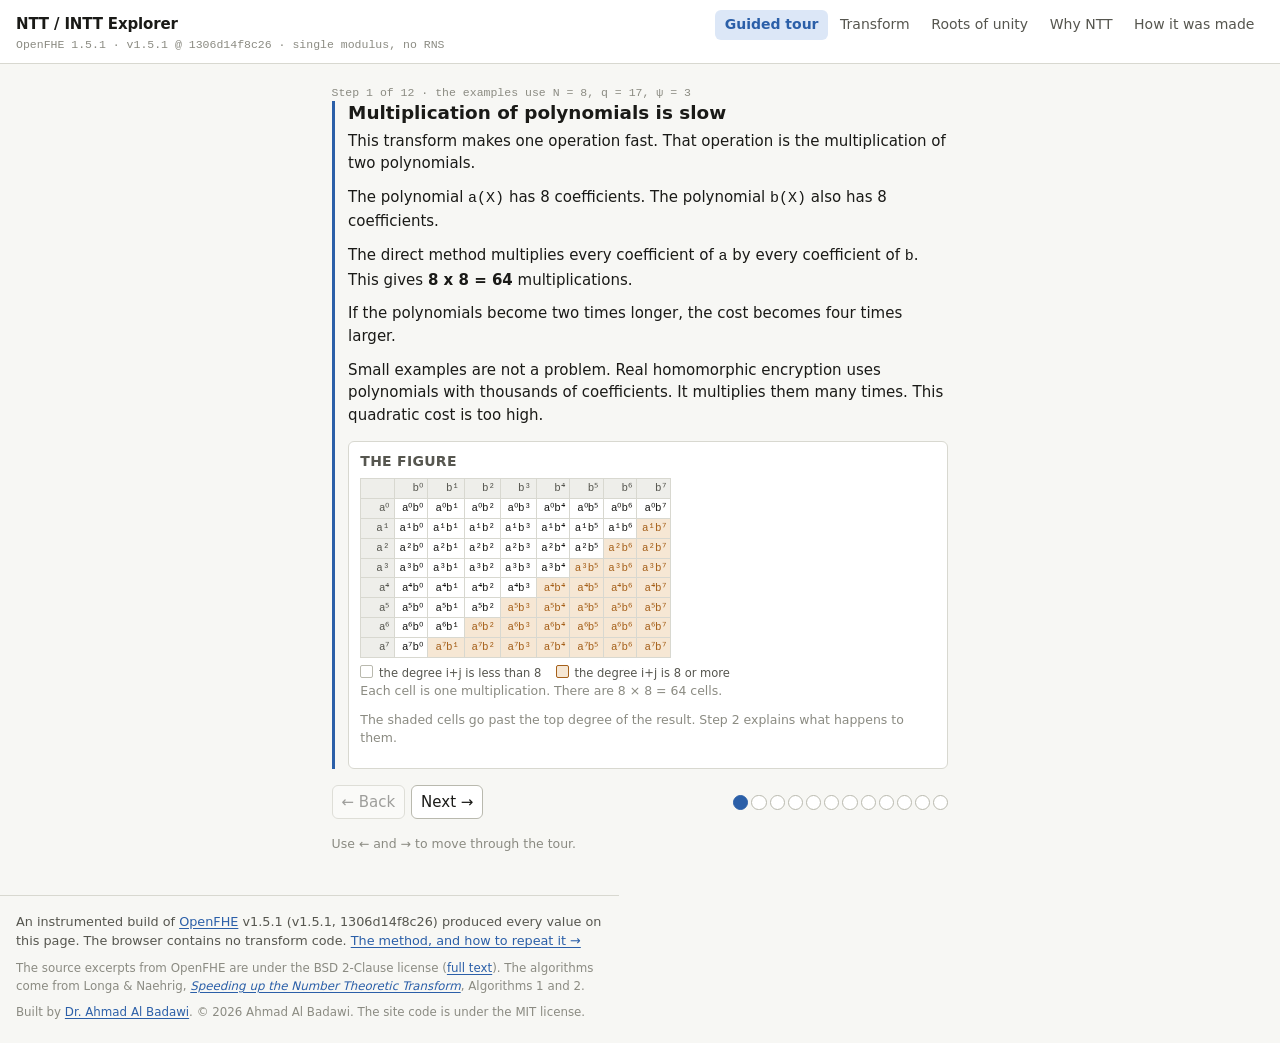
<file: docs/index.html>
<!DOCTYPE html>
<html lang="en">
<head>
<meta charset="utf-8">
<meta name="viewport" content="width=device-width, initial-scale=1">
<link rel="icon" href="data:image/svg+xml,<svg xmlns='http://www.w3.org/2000/svg' viewBox='0 0 32 32'><rect width='32' height='32' rx='6' fill='%232b5fa8'/><g stroke='white' stroke-width='2.6' fill='none' stroke-linecap='round'><path d='M8 9h3l10 14h3'/><path d='M8 23h3l10-14h3'/></g></svg>">
<title>NTT / INTT Explorer</title>
<meta name="description" content="See the Number Theoretic Transform one butterfly at a time, exactly as OpenFHE calculates it.">
<link rel="stylesheet" href="css/base.css?v=5a0df6d6d6">
<link rel="stylesheet" href="css/layout.css?v=5a0df6d6d6">
<link rel="stylesheet" href="css/panels.css?v=5a0df6d6d6">
<!-- BEGIN generated by tools/11_stamp_assets.py -->
<script type="importmap">
{
 "imports": {
  "./js/dom.js": "./js/dom.js?v=5a0df6d6d6",
  "./js/fmt.js": "./js/fmt.js?v=5a0df6d6d6",
  "./js/main.js": "./js/main.js?v=5a0df6d6d6",
  "./js/player.js": "./js/player.js?v=5a0df6d6d6",
  "./js/replay.js": "./js/replay.js?v=5a0df6d6d6",
  "./js/routes/about.js": "./js/routes/about.js?v=5a0df6d6d6",
  "./js/routes/convolution.js": "./js/routes/convolution.js?v=5a0df6d6d6",
  "./js/routes/roots.js": "./js/routes/roots.js?v=5a0df6d6d6",
  "./js/routes/tour.js": "./js/routes/tour.js?v=5a0df6d6d6",
  "./js/routes/transform.js": "./js/routes/transform.js?v=5a0df6d6d6",
  "./js/store.js": "./js/store.js?v=5a0df6d6d6",
  "./js/traceLoader.js": "./js/traceLoader.js?v=5a0df6d6d6",
  "./js/views/arrayView.js": "./js/views/arrayView.js?v=5a0df6d6d6",
  "./js/views/butterflyView.js": "./js/views/butterflyView.js?v=5a0df6d6d6",
  "./js/views/codePanel.js": "./js/views/codePanel.js?v=5a0df6d6d6",
  "./js/views/configPanel.js": "./js/views/configPanel.js?v=5a0df6d6d6",
  "./js/views/mathBox.js": "./js/views/mathBox.js?v=5a0df6d6d6",
  "./js/views/timeline.js": "./js/views/timeline.js?v=5a0df6d6d6",
  "./js/views/twiddleTable.js": "./js/views/twiddleTable.js?v=5a0df6d6d6"
 }
}
</script>
<!-- END generated by tools/11_stamp_assets.py -->
</head>
<body>
<a class="skip-link" href="#main">Skip to main content</a>

<header class="topbar">
  <div class="topbar-id">
    <span class="topbar-title">NTT&nbsp;/&nbsp;INTT&nbsp;Explorer</span>
    <span class="topbar-sub" id="topbar-sub">loading&hellip;</span>
  </div>
  <nav class="topbar-nav" aria-label="Views">
    <a href="#/tour"        data-route="tour">Guided tour</a>
    <a href="#/transform"   data-route="transform">Transform</a>
    <a href="#/roots"       data-route="roots">Roots of unity</a>
    <a href="#/convolution" data-route="convolution">Why NTT</a>
    <a href="#/about"       data-route="about">How it was made</a>
  </nav>
</header>

<main id="main" tabindex="-1">
  <p class="boot">Loading traces&hellip;</p>
</main>

<div class="sr-only" id="live" aria-live="polite" aria-atomic="true"></div>

<footer class="sitefoot">
  <p>
    An instrumented build of
    <a href="https://github.com/openfheorg/openfhe-development" rel="noopener">OpenFHE</a>
    <span id="foot-version"></span> produced every value on this page. The browser
    contains no transform code. <a href="#/about">The method, and how to repeat it &rarr;</a>
  </p>
  <p class="fineprint">
    The source excerpts from OpenFHE are under the BSD&nbsp;2-Clause license
    (<a href="data/source/LICENSE-OpenFHE.txt">full text</a>). The algorithms come from
    Longa&nbsp;&amp;&nbsp;Naehrig, <a href="https://eprint.iacr.org/2016/504" rel="noopener"><em>Speeding up the
    Number Theoretic Transform</em></a>, Algorithms&nbsp;1 and&nbsp;2.
  </p>
  <p class="fineprint">
    Built by <a href="https://www.ahmadalbadawi.com" rel="noopener">Dr.&nbsp;Ahmad&nbsp;Al&nbsp;Badawi</a>.
    &copy;&nbsp;2026 Ahmad Al Badawi. The site code is under the MIT license.
  </p>
</footer>

<script type="module" src="js/main.js?v=5a0df6d6d6"></script>
</body>
</html>
</file>
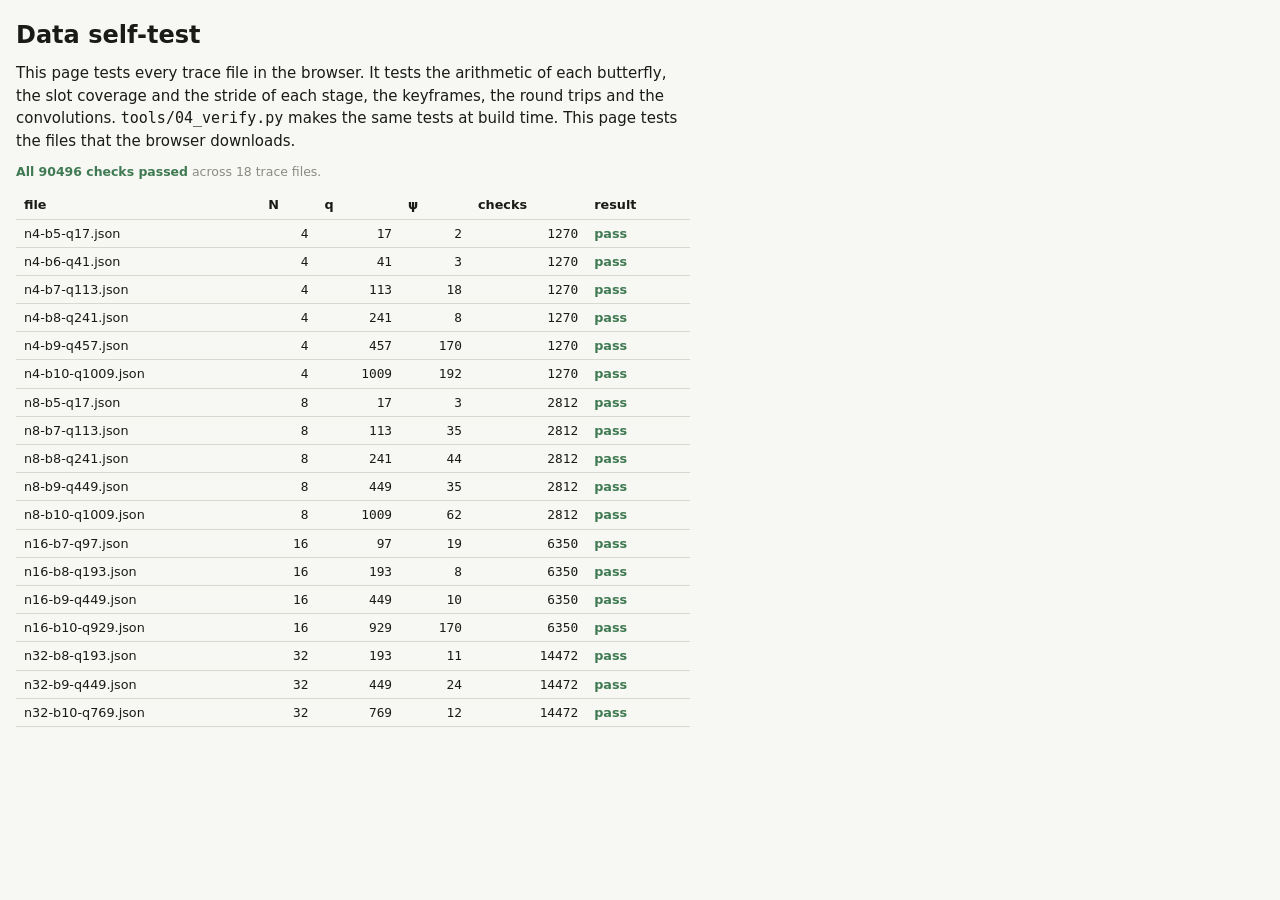
<file: docs/selftest.html>
<!DOCTYPE html>
<html lang="en">
<head>
<meta charset="utf-8">
<meta name="viewport" content="width=device-width, initial-scale=1">
<link rel="icon" href="data:image/svg+xml,<svg xmlns='http://www.w3.org/2000/svg' viewBox='0 0 32 32'><rect width='32' height='32' rx='6' fill='%232b5fa8'/><g stroke='white' stroke-width='2.6' fill='none' stroke-linecap='round'><path d='M8 9h3l10 14h3'/><path d='M8 23h3l10-14h3'/></g></svg>">
<title>NTT Explorer — data self-test</title>
<link rel="stylesheet" href="css/base.css?v=5a0df6d6d6">
<link rel="stylesheet" href="css/layout.css?v=5a0df6d6d6">
<link rel="stylesheet" href="css/panels.css?v=5a0df6d6d6">
<style>
  .rt { border-collapse: collapse; font-size: .8rem; width: 100%; max-width: 60rem; }
  .rt th, .rt td { border-bottom: 1px solid var(--rule); padding: .25rem .5rem; text-align: left; }
  .rt td.n { font-family: var(--mono); text-align: right; }
  .ok   { color: var(--settled); font-weight: 700; }
  .bad  { color: var(--warn); font-weight: 700; }
  #fails { font-family: var(--mono); font-size: .74rem; white-space: pre-wrap; color: var(--warn); }
</style>
<!-- BEGIN generated by tools/11_stamp_assets.py -->
<script type="importmap">
{
 "imports": {
  "./js/dom.js": "./js/dom.js?v=5a0df6d6d6",
  "./js/fmt.js": "./js/fmt.js?v=5a0df6d6d6",
  "./js/main.js": "./js/main.js?v=5a0df6d6d6",
  "./js/player.js": "./js/player.js?v=5a0df6d6d6",
  "./js/replay.js": "./js/replay.js?v=5a0df6d6d6",
  "./js/routes/about.js": "./js/routes/about.js?v=5a0df6d6d6",
  "./js/routes/convolution.js": "./js/routes/convolution.js?v=5a0df6d6d6",
  "./js/routes/roots.js": "./js/routes/roots.js?v=5a0df6d6d6",
  "./js/routes/tour.js": "./js/routes/tour.js?v=5a0df6d6d6",
  "./js/routes/transform.js": "./js/routes/transform.js?v=5a0df6d6d6",
  "./js/store.js": "./js/store.js?v=5a0df6d6d6",
  "./js/traceLoader.js": "./js/traceLoader.js?v=5a0df6d6d6",
  "./js/views/arrayView.js": "./js/views/arrayView.js?v=5a0df6d6d6",
  "./js/views/butterflyView.js": "./js/views/butterflyView.js?v=5a0df6d6d6",
  "./js/views/codePanel.js": "./js/views/codePanel.js?v=5a0df6d6d6",
  "./js/views/configPanel.js": "./js/views/configPanel.js?v=5a0df6d6d6",
  "./js/views/mathBox.js": "./js/views/mathBox.js?v=5a0df6d6d6",
  "./js/views/timeline.js": "./js/views/timeline.js?v=5a0df6d6d6",
  "./js/views/twiddleTable.js": "./js/views/twiddleTable.js?v=5a0df6d6d6"
 }
}
</script>
<!-- END generated by tools/11_stamp_assets.py -->
</head>
<body>
<div class="route-prose">
  <h1>Data self-test</h1>
  <p>This page tests every trace file in the browser. It tests the arithmetic of each
  butterfly, the slot coverage and the stride of each stage, the keyframes, the round
  trips and the convolutions. <code>tools/04_verify.py</code> makes the same tests at
  build time. This page tests the files that the browser downloads.</p>
  <p id="summary" class="hint">Running&hellip;</p>
  <div id="fails"></div>
  <table class="rt"><thead><tr>
    <th>file</th><th>N</th><th>q</th><th>ψ</th>
    <th class="n">checks</th><th>result</th>
  </tr></thead><tbody id="rows"></tbody></table>
</div>
<script type="module">
import { brev } from './js/fmt.js';

const rows = document.getElementById('rows');
const failBox = document.getElementById('fails');
const fails = [];
let checks = 0;

function check(cond, msg) { checks++; if (!cond) fails.push(msg); }

function replay(dir, q, N, forward, tag) {
  const arr = dir.input.slice();
  const kf = new Map(dir.keyframes.map((k) => [k.s, k.array]));
  let tw = null, stages = 0, bf = 0;
  const perStage = new Map();

  dir.events.forEach((e, i) => {
    check(e.s === i, `${tag}: step index ${e.s} != position ${i}`);
    if (kf.has(e.s)) {
      check(kf.get(e.s).join() === arr.join(), `${tag}: keyframe at ${e.s} disagrees with replay`);
    }
    if (e.k === 'stage') {
      if (e.region !== 'scale') { stages++; check(e.stage === stages, `${tag}: stage numbering at ${e.s}`); }
    } else if (e.k === 'tw') {
      tw = e.tw;
    } else if (e.k === 'bfly_ct' || e.k === 'bfly_gs') {
      check(arr[e.lo] === e.u && arr[e.hi] === e.v, `${tag}: inputs disagree at step ${e.s}`);
      check(e.tw === tw, `${tag}: twiddle not the last loaded at step ${e.s}`);
      if (e.k === 'bfly_ct') {
        check(e.prod === (e.v * e.tw) % q, `${tag}: CT product at ${e.s}`);
        check(e.outLo === (e.u + e.prod) % q, `${tag}: CT outLo at ${e.s}`);
        check(e.outHi === ((e.u - e.prod) % q + q) % q, `${tag}: CT outHi at ${e.s}`);
      } else {
        check(e.sum === (e.u + e.v) % q, `${tag}: GS sum at ${e.s}`);
        check(e.diff === ((e.u - e.v) % q + q) % q, `${tag}: GS diff at ${e.s}`);
        check(e.outLo === e.sum, `${tag}: GS outLo at ${e.s}`);
        check(e.outHi === (e.diff * e.tw) % q, `${tag}: GS outHi at ${e.s}`);
      }
      arr[e.lo] = e.outLo; arr[e.hi] = e.outHi;
      bf++;
      if (!perStage.has(e.stage)) perStage.set(e.stage, []);
      perStage.get(e.stage).push([e.lo, e.hi]);
    } else if (e.k === 'scale') {
      check(arr[e.idx] === e.in, `${tag}: scale input at ${e.s}`);
      check(e.out === (e.in * e.factor) % q, `${tag}: scale product at ${e.s}`);
      arr[e.idx] = e.out;
    }
  });

  check(arr.join() === dir.expected.join(), `${tag}: final state != expected`);
  const logN = Math.log2(N);
  check(bf === (N / 2) * logN, `${tag}: ${bf} butterflies, expected ${(N / 2) * logN}`);
  check(stages === logN, `${tag}: ${stages} stages, expected ${logN}`);

  const strides = [];
  for (let st = 1; st <= logN; st++) {
    const pairs = perStage.get(st) || [];
    check(pairs.length === N / 2, `${tag}: stage ${st} has ${pairs.length} butterflies`);
    const touched = pairs.flat().sort((a, b) => a - b);
    check(touched.join() === [...Array(N).keys()].join(),
      `${tag}: stage ${st} does not cover every slot exactly once`);
    const s = new Set(pairs.map(([lo, hi]) => hi - lo));
    check(s.size === 1, `${tag}: stage ${st} has mixed strides`);
    strides.push([...s][0]);
  }
  const want = forward
    ? [...Array(logN).keys()].map((k) => N >> (k + 1))
    : [...Array(logN).keys()].map((k) => 1 << k);
  check(strides.join() === want.join(), `${tag}: strides ${strides} != ${want}`);
}

function oracleForward(a, q, psi, bb) {
  return a.map((_, p) => {
    const x = BigInt(psi) ** BigInt(2 * brev(p, bb) + 1) % BigInt(q);
    let acc = 0n, xp = 1n;
    for (const c of a) { acc = (acc + BigInt(c) * xp) % BigInt(q); xp = xp * x % BigInt(q); }
    return Number(acc);
  });
}

function negacyclic(a, b, q) {
  const N = a.length, c = new Array(N).fill(0);
  for (let i = 0; i < N; i++) for (let j = 0; j < N; j++) {
    const t = (a[i] * b[j]) % q, k = i + j;
    if (k < N) c[k] = (c[k] + t) % q; else c[k - N] = (c[k - N] + q - t) % q;
  }
  return c;
}

const man = await (await fetch('data/manifest.json')).json();
const files = man.configs.filter((c) => c.feasible);

for (const cfg of files) {
  const before = checks, bad = fails.length;
  const t = await (await fetch('data/' + cfg.file)).json();
  const p = t.params, q = p.q, bb = p.brevBits;
  const psinv = Number(BigInt(p.psi) ** BigInt(p.M - 1) % BigInt(q));

  check(p.negOne === q - 1, `${cfg.file}: psi^N != -1`);
  check((p.psi * p.psiInv) % q === 1, `${cfg.file}: psiInv wrong`);
  check((p.N * p.nInv) % q === 1, `${cfg.file}: nInv wrong`);
  t.tables.fwd.forEach((e, j) => {
    check(e.brev === brev(j, bb), `${cfg.file}: fwd brev[${j}]`);
    check(e.v === Number(BigInt(p.psi) ** BigInt(e.exp) % BigInt(q)), `${cfg.file}: fwd table[${j}]`);
  });
  t.tables.inv.forEach((e, j) => {
    check(e.v === Number(BigInt(psinv) ** BigInt(e.exp) % BigInt(q)), `${cfg.file}: inv table[${j}]`);
  });
  check(t.tables.omega1Inv.v === (t.tables.inv[1].v * p.nInv) % q, `${cfg.file}: omega1Inv`);

  for (const c of t.cases) {
    check(oracleForward(c.input, q, p.psi, bb).join() === c.forward.expected.join(),
      `${cfg.file}/${c.id}: forward != O(N^2) oracle`);
    replay(c.forward, q, p.N, true, `${cfg.file}/${c.id}/forward`);
    replay(c.inverse, q, p.N, false, `${cfg.file}/${c.id}/inverse`);
    check(c.inverse.expected.join() === c.input.join(), `${cfg.file}/${c.id}: round trip`);
    c.evalPoints.forEach((e) => {
      check(e.exp === 2 * brev(e.slot, bb) + 1, `${cfg.file}/${c.id}: evalPoint exponent`);
      check(e.value === c.forward.expected[e.slot], `${cfg.file}/${c.id}: evalPoint value`);
    });
  }
  for (const cv of t.convolutions) {
    check(negacyclic(cv.a, cv.b, q).join() === cv.product.join(), `${cfg.file}/conv:${cv.id}: NTT route != schoolbook`);
    check(cv.aHat.map((x, i) => (x * cv.bHat[i]) % q).join() === cv.cHat.join(),
      `${cfg.file}/conv:${cv.id}: pointwise`);
    for (const part of ['forwardA', 'forwardB', 'inverse']) {
      replay(cv[part], q, p.N, part !== 'inverse', `${cfg.file}/conv:${cv.id}/${part}`);
    }
  }

  const passed = fails.length === bad;
  rows.insertAdjacentHTML('beforeend',
    `<tr><td>${cfg.file.replace('traces/', '')}</td><td class="n">${p.N}</td>`
    + `<td class="n">${q}</td><td class="n">${p.psi}</td>`
    + `<td class="n">${checks - before}</td>`
    + `<td class="${passed ? 'ok' : 'bad'}">${passed ? 'pass' : 'FAIL'}</td></tr>`);
}

document.getElementById('summary').innerHTML = fails.length
  ? `<span class="bad">${fails.length} failure(s)</span> out of ${checks} checks across ${files.length} files.`
  : `<span class="ok">All ${checks} checks passed</span> across ${files.length} trace files.`;
failBox.textContent = fails.slice(0, 40).join('\n');
document.body.dataset.selftest = fails.length ? 'fail' : 'pass';
</script>
</body>
</html>
</file>
<file: docs/css/base.css>
/* Design tokens. Full light palette on bare :root so nothing has its only
   definition inside a media query; dark overrides only re-point the tokens. */
:root {
  --bg:            #f7f7f4;
  --bg-panel:      #ffffff;
  --bg-sunken:     #eeeeea;
  --bg-hover:      #e6e6e0;
  --ink:           #1a1a17;
  --ink-soft:      #56564f;
  --ink-faint:     #8b8b82;
  --rule:          #d8d8d0;
  --rule-strong:   #b9b9ae;

  /* Semantic accents. Meaning is never carried by hue alone: every state also
     changes weight, shape, or carries a label. */
  --accent:        #2b5fa8;   /* active / current step        */
  --accent-soft:   #dce7f7;
  --twiddle:       #7a4bb5;   /* twiddle factors, psi powers  */
  --twiddle-soft:  #e9dff7;
  --settled:       #3f7a52;   /* already computed             */
  --settled-soft:  #dcecdf;
  --warn:          #a5601a;   /* peeled / fused: read a note  */
  --warn-soft:     #f6e7d4;
  --read:          #1f6f7a;   /* value read this step         */
  --read-soft:     #d8ecee;

  --mono: ui-monospace, "SF Mono", "Cascadia Mono", "JetBrains Mono", Menlo, Consolas, monospace;
  --sans: ui-sans-serif, system-ui, -apple-system, "Segoe UI", Roboto, Helvetica, Arial, sans-serif;

  --r: 6px;
  --pad: 0.75rem;
  --shadow: 0 1px 2px rgba(0,0,0,.06), 0 4px 12px rgba(0,0,0,.04);
}

:root:not([data-theme="light"]) {
  color-scheme: light dark;
}

@media (prefers-color-scheme: dark) {
  :root:not([data-theme="light"]) {
    --bg:          #16171a;
    --bg-panel:    #1e2024;
    --bg-sunken:   #131417;
    --bg-hover:    #2a2d33;
    --ink:         #e9e9e4;
    --ink-soft:    #a8a8a0;
    --ink-faint:   #75756d;
    --rule:        #33363c;
    --rule-strong: #4a4e56;

    --accent:       #7aa9f0;
    --accent-soft:  #1d2c44;
    --twiddle:      #c4a2f0;
    --twiddle-soft: #2c2440;
    --settled:      #7cc294;
    --settled-soft: #1b2f22;
    --warn:         #e0aa66;
    --warn-soft:    #3a2c18;
    --read:         #6fc8d2;
    --read-soft:    #143134;

    --shadow: 0 1px 2px rgba(0,0,0,.5), 0 4px 14px rgba(0,0,0,.35);
  }
}

:root[data-theme="dark"] {
  --bg:          #16171a;
  --bg-panel:    #1e2024;
  --bg-sunken:   #131417;
  --bg-hover:    #2a2d33;
  --ink:         #e9e9e4;
  --ink-soft:    #a8a8a0;
  --ink-faint:   #75756d;
  --rule:        #33363c;
  --rule-strong: #4a4e56;

  --accent:       #7aa9f0;
  --accent-soft:  #1d2c44;
  --twiddle:      #c4a2f0;
  --twiddle-soft: #2c2440;
  --settled:      #7cc294;
  --settled-soft: #1b2f22;
  --warn:         #e0aa66;
  --warn-soft:    #3a2c18;
  --read:         #6fc8d2;
  --read-soft:    #143134;

  --shadow: 0 1px 2px rgba(0,0,0,.5), 0 4px 14px rgba(0,0,0,.35);
}

* { box-sizing: border-box; }

html { -webkit-text-size-adjust: 100%; }

body {
  margin: 0;
  background: var(--bg);
  color: var(--ink);
  font-family: var(--sans);
  font-size: 15px;
  line-height: 1.5;
  overflow-x: hidden;
}

a { color: var(--accent); text-decoration-thickness: 1px; text-underline-offset: 2px; }
a:hover { text-decoration-thickness: 2px; }

h1, h2, h3, h4 { line-height: 1.25; margin: 0 0 .5em; font-weight: 620; }
h1 { font-size: 1.5rem; }
h2 { font-size: 1.15rem; }
h3 { font-size: 1rem; }
h4 { font-size: .875rem; letter-spacing: .02em; text-transform: uppercase; color: var(--ink-soft); }
p  { margin: 0 0 .75em; }

code, kbd, .mono { font-family: var(--mono); font-variant-numeric: tabular-nums; }

.sr-only {
  position: absolute; width: 1px; height: 1px; padding: 0; margin: -1px;
  overflow: hidden; clip: rect(0 0 0 0); white-space: nowrap; border: 0;
}

.skip-link {
  position: absolute; left: -999px; top: 0; z-index: 100;
  background: var(--bg-panel); padding: .5rem .75rem; border: 2px solid var(--accent);
}
.skip-link:focus { left: .5rem; top: .5rem; }

:focus-visible { outline: 2px solid var(--accent); outline-offset: 2px; }

button, select, input {
  font: inherit; color: inherit;
  background: var(--bg-panel);
  border: 1px solid var(--rule-strong);
  border-radius: var(--r);
  padding: .28rem .55rem;
  cursor: pointer;
}
button:hover:not(:disabled), select:hover { background: var(--bg-hover); }
button:disabled { opacity: .4; cursor: default; }
button[aria-pressed="true"] { background: var(--accent-soft); border-color: var(--accent); }

/* Reduced motion: land on the new state instead of gliding to it. */
@media (prefers-reduced-motion: reduce) {
  *, *::before, *::after { transition: none !important; animation: none !important; }
}
</file>
<file: docs/css/layout.css>
/* ---------- chrome ---------- */
.topbar {
  display: flex; flex-wrap: wrap; gap: .5rem 1.25rem; align-items: baseline;
  padding: .6rem 1rem; border-bottom: 1px solid var(--rule);
  background: var(--bg-panel); position: sticky; top: 0; z-index: 20;
}
.topbar-id { display: flex; flex-direction: column; }
.topbar-title { font-weight: 660; letter-spacing: -.01em; }
.topbar-sub { font-family: var(--mono); font-size: .72rem; color: var(--ink-faint); }
.topbar-nav { display: flex; flex-wrap: wrap; gap: .15rem; margin-left: auto; }
.topbar-nav a {
  padding: .3rem .6rem; border-radius: var(--r); text-decoration: none;
  color: var(--ink-soft); font-size: .875rem;
}
.topbar-nav a:hover { background: var(--bg-hover); color: var(--ink); }
.topbar-nav a[aria-current="page"] {
  background: var(--accent-soft); color: var(--accent); font-weight: 600;
}

.boot { padding: 3rem 1rem; color: var(--ink-faint); text-align: center; }

.sitefoot {
  border-top: 1px solid var(--rule); padding: 1rem;
  color: var(--ink-soft); font-size: .8rem; max-width: 76ch;
}
.sitefoot .fineprint { color: var(--ink-faint); font-size: .74rem; }

/* ---------- route shells ---------- */
.route { padding: 1rem; }
.route-prose { max-width: 74ch; padding: 1.25rem 1rem 2rem; }
.route-prose h2 { margin-top: 1.75rem; }

/* ---------- transform route grid ----------
   Three independent columns, each a flex stack. Deliberately not a two-row grid:
   with rows, the tallest panel in row 1 pushes everything in row 2 below the
   fold, which is exactly what you do not want for the working panel. */
.tx {
  display: grid;
  gap: .75rem;
  align-items: start;
  grid-template-columns: minmax(250px, 300px) minmax(0, 1fr) minmax(340px, 430px);
}
.tx-col { display: flex; flex-direction: column; gap: .75rem; min-width: 0; }
.tx-pair { display: grid; grid-template-columns: minmax(0, 1fr) minmax(0, 1fr); gap: .75rem; align-items: start; }

@media (max-width: 1280px) {
  .tx { grid-template-columns: minmax(240px, 290px) minmax(0, 1fr); }
  .tx-right { grid-column: 1 / -1; }
  .tx-right { display: grid; grid-template-columns: minmax(0, 1fr) minmax(0, 1fr); gap: .75rem; }
}
@media (max-width: 900px) {
  /* One column. `display: contents` dissolves the column wrappers so every
     panel becomes a grid item in its own right and can be ordered: setup first,
     then the diagram and the working, with the reference tables last. */
  .tx { grid-template-columns: minmax(0, 1fr); }
  .tx-col, .tx-pair, .tx-right { display: contents; }
  .p-config   { order: 1; }
  .p-dir      { order: 2; }
  .p-input    { order: 3; }
  .p-flow     { order: 4; }
  .p-array    { order: 5; }
  .p-math     { order: 6; }
  .p-code     { order: 7; }
  .p-twiddles { order: 8; }
  .p-params   { order: 9; }
  .route { padding: .5rem; }
}

/* ---------- transport bar ---------- */
.transport {
  position: sticky; bottom: 0; z-index: 15;
  display: flex; flex-wrap: wrap; align-items: center; gap: .4rem .7rem;
  padding: .5rem .75rem; margin-top: .75rem;
  background: var(--bg-panel); border: 1px solid var(--rule);
  border-radius: var(--r); box-shadow: var(--shadow);
}
.transport-group { display: flex; gap: .15rem; }
.transport button { min-width: 2.1rem; text-align: center; }
.transport-spacer { flex: 1 1 auto; }
.transport-count { font-family: var(--mono); font-size: .78rem; color: var(--ink-soft); white-space: nowrap; }

.stage-ribbon { display: flex; gap: 2px; align-items: stretch; flex: 1 1 220px; min-width: 140px; }
.stage-ribbon button {
  flex: 1; padding: .2rem .1rem; font-size: .7rem; font-family: var(--mono);
  border-radius: 3px; overflow: hidden; white-space: nowrap;
}
.stage-ribbon button.done   { background: var(--settled-soft); border-color: var(--settled); }
.stage-ribbon button.active { background: var(--accent-soft);  border-color: var(--accent); font-weight: 700; }
.stage-ribbon button.peeled { border-style: dashed; }

/* Panels */
.panel {
  background: var(--bg-panel); border: 1px solid var(--rule);
  border-radius: var(--r); padding: var(--pad);
}
.panel > h4 { margin: -.1rem 0 .55rem; display: flex; align-items: baseline; gap: .5rem; }
.panel-scroll { overflow-x: auto; }
</file>
<file: docs/css/panels.css>
/* ============ shared bits ============ */
.badge {
  display: inline-block; padding: .05rem .38rem; border-radius: 999px;
  font-size: .68rem; font-family: var(--mono); letter-spacing: .02em;
  border: 1px solid var(--rule-strong); color: var(--ink-soft); background: var(--bg-sunken);
}
.badge.peeled { background: var(--warn-soft); border-color: var(--warn); color: var(--warn); }
.badge.fused  { background: var(--warn-soft); border-color: var(--warn); color: var(--warn); }
.badge.main   { background: var(--accent-soft); border-color: var(--accent); color: var(--accent); }
.note {
  border-left: 3px solid var(--warn); background: var(--warn-soft);
  padding: .5rem .65rem; border-radius: 0 var(--r) var(--r) 0;
  font-size: .82rem; margin: .5rem 0;
}
.note > summary { cursor: pointer; font-weight: 600; color: var(--warn); }
.note[open] > summary { margin-bottom: .4rem; }
.hint { font-size: .78rem; color: var(--ink-faint); }
.kv { display: grid; grid-template-columns: auto 1fr; gap: .1rem .6rem; font-size: .82rem; }
.kv dt { color: var(--ink-soft); }
.kv dd { margin: 0; font-family: var(--mono); }

/* Inline maths, hand-rolled: everything here is superscripts, subscripts and
   operators, so a 1 MB typesetting library would be dead weight. Stays
   selectable and screen-reader friendly. */
.m { font-family: var(--mono); white-space: nowrap; }
.m sub, .m sup { font-size: .72em; line-height: 0; }
.m-var { font-style: italic; font-family: var(--sans); }
.m-op  { color: var(--ink-faint); padding: 0 .32em; }
.m-tw  { color: var(--twiddle); font-weight: 600; }
.m-res { color: var(--accent); font-weight: 700; }
.m-in  { color: var(--read); font-weight: 600; }

/* ============ config panel ============ */
.cfg-row { display: flex; flex-wrap: wrap; gap: .4rem; align-items: center; margin-bottom: .5rem; }
.cfg-row label { font-size: .78rem; color: var(--ink-soft); }
.case-list { display: flex; flex-direction: column; gap: 2px; margin: .35rem 0 0; }
.case-list button {
  text-align: left; font-size: .8rem; padding: .25rem .45rem; line-height: 1.3;
  border-color: transparent; background: transparent;
}
.case-list button:hover { background: var(--bg-hover); }
.case-list button[aria-pressed="true"] {
  background: var(--accent-soft); border-color: var(--accent); font-weight: 600;
}
.case-list .case-id { font-family: var(--mono); font-size: .72rem; color: var(--ink-faint); }
.case-list button[aria-pressed="true"] .case-id { color: var(--accent); }

.matrix { border-collapse: collapse; font-family: var(--mono); font-size: .72rem; margin-top: .3rem; }
.matrix th, .matrix td { border: 1px solid var(--rule); padding: .12rem .3rem; text-align: center; }
.matrix th { color: var(--ink-soft); font-weight: 500; background: var(--bg-sunken); }
.matrix td button { padding: .05rem .25rem; font-size: .72rem; border-color: transparent; background: none; width: 100%; }
.matrix td.no { color: var(--ink-faint); background: var(--bg-sunken); }
.matrix td.sel { background: var(--accent-soft); }
.matrix td.sel button { color: var(--accent); font-weight: 700; }

/* ============ params + twiddles ============ */
.params-list { display: grid; grid-template-columns: auto 1fr; gap: .12rem .55rem; font-size: .82rem; align-items: baseline; }
.params-list dt { color: var(--ink-soft); white-space: nowrap; }
.params-list dd { margin: 0; }
.params-check { font-size: .76rem; color: var(--settled); font-family: var(--mono); }

.tw-table { border-collapse: collapse; font-family: var(--mono); font-size: .74rem; width: 100%; }
.tw-table th { text-align: right; color: var(--ink-soft); font-weight: 500; padding: .1rem .3rem; border-bottom: 1px solid var(--rule); }
.tw-table td { text-align: right; padding: .08rem .3rem; border-bottom: 1px solid var(--bg-sunken); }
.tw-table tr.active td { background: var(--twiddle-soft); font-weight: 700; }
.tw-table tr.unused td { color: var(--ink-faint); }
.tw-table td.v { color: var(--twiddle); font-weight: 600; }
.tabs { display: flex; gap: .15rem; margin-bottom: .35rem; }
.tabs button { font-size: .74rem; padding: .15rem .5rem; }

/* ============ array view ============ */
.arr { display: grid; gap: 1px; font-family: var(--mono); font-size: .78rem; }
.arr-row {
  display: grid; grid-template-columns: 2.2rem 3.4rem 3.4rem 5.6rem 1fr;
  gap: .35rem; align-items: center; padding: .05rem .2rem; border-radius: 3px;
}
.arr-row.head { color: var(--ink-soft); font-size: .68rem; border-bottom: 1px solid var(--rule); padding-bottom: .15rem; }
.arr-row .idx  { color: var(--ink-soft); }
.arr-row .bin  { color: var(--ink-faint); font-size: .72rem; }
.arr-row .brv  { color: var(--ink-faint); font-size: .72rem; }
.arr-row .val  { text-align: right; font-weight: 600; }
.arr-row.lo { background: var(--accent-soft); }
.arr-row.hi { background: var(--read-soft); }
.arr-row.lo .val { color: var(--accent); }
.arr-row.hi .val { color: var(--read); }
.arr-row .tag { font-size: .66rem; letter-spacing: .04em; text-transform: uppercase; }
.bar { height: 7px; background: var(--bg-sunken); border-radius: 999px; overflow: hidden; }
.bar > i { display: block; height: 100%; background: var(--rule-strong); }
.arr-row.lo .bar > i { background: var(--accent); }
.arr-row.hi .bar > i { background: var(--read); }
.arr-stride { font-size: .74rem; color: var(--ink-soft); margin-bottom: .3rem; font-family: var(--mono); }

/* ============ butterfly dataflow ============ */
.flow-wrap { overflow-x: auto; overflow-y: hidden; }
.flow svg { display: block; }
.flow .col-head { font: 600 10px var(--mono); fill: var(--ink-soft); }
.flow .col-sub  { font: 9px var(--mono); fill: var(--ink-faint); }
.flow .rowlab   { font: 9px var(--mono); fill: var(--ink-faint); }
.flow .edge     { stroke: var(--rule); stroke-width: 1; fill: none; }
.flow .edge.settled { stroke: var(--rule-strong); }
.flow .edge.active  { stroke: var(--accent); stroke-width: 2.2; }
.flow .edge.mul     { stroke: var(--twiddle); stroke-dasharray: 3 2; }
.flow .edge.mul.active { stroke: var(--twiddle); stroke-width: 2.2; stroke-dasharray: none; }
.flow .node   { fill: var(--bg-panel); stroke: var(--rule-strong); stroke-width: 1; }
.flow .node.settled { fill: var(--settled-soft); stroke: var(--settled); }
.flow .node.active  { fill: var(--accent-soft);  stroke: var(--accent); stroke-width: 2; }
.flow .nval  { font: 9px var(--mono); fill: var(--ink-soft); text-anchor: middle; dominant-baseline: middle; }
.flow .nval.settled { fill: var(--settled); }
.flow .nval.active  { fill: var(--accent); font-weight: 700; }
/* Twiddle labels sit on top of a dozen crossing edges, so give them a halo in
   the panel colour rather than hoping for the best. */
.flow .twlab {
  font: 600 9px var(--mono); fill: var(--twiddle);
  stroke: var(--bg-panel); stroke-width: 3px; paint-order: stroke fill;
}
.flow .peelbox { fill: var(--warn-soft); opacity: .5; }
.flow .peellab { font: 8px var(--mono); fill: var(--warn); }
.flow .outexp {
  font: 9px var(--mono); fill: var(--twiddle);
  stroke: var(--bg-panel); stroke-width: 2.5px; paint-order: stroke fill;
}
.flow-legend, .legend-inline { display: flex; flex-wrap: wrap; gap: .1rem .8rem; font-size: .72rem; color: var(--ink-soft); margin-top: .4rem; }
.flow-legend span::before {
  content: ""; display: inline-block; width: .6rem; height: .6rem; margin-right: .3rem;
  border-radius: 2px; vertical-align: -1px; border: 1px solid var(--rule-strong);
}
.flow-legend .l-pend::before { background: var(--bg-panel); }
.flow-legend .l-set::before  { background: var(--settled-soft); border-color: var(--settled); }
.flow-legend .l-act::before  { background: var(--accent-soft);  border-color: var(--accent); }
.flow-legend .l-mul::before  { background: var(--twiddle-soft); border-color: var(--twiddle); }

/* ============ math box ============ */
.math-lines { display: flex; flex-direction: column; gap: .28rem; font-size: .86rem; }
.math-line { display: flex; gap: .45rem; align-items: baseline; }
.math-line .lbl { color: var(--ink-faint); font-size: .72rem; min-width: 4.6rem; text-align: right; font-family: var(--mono); }
.math-head { font-size: .78rem; color: var(--ink-soft); margin-bottom: .45rem; display: flex; flex-wrap: wrap; gap: .35rem; align-items: baseline; }
.math-empty { color: var(--ink-faint); font-size: .84rem; }

/* ============ code panel ============ */
.code-crumb { font-family: var(--mono); font-size: .66rem; color: var(--ink-faint); margin-bottom: .45rem; }
.code-crumb ol { list-style: none; margin: 0; padding: 0; }
.code-crumb li { padding-left: 0; overflow-wrap: anywhere; }
.code-crumb li + li::before { content: "↳ "; color: var(--rule-strong); }
.code-crumb li + li { padding-left: .6rem; }
.code-crumb li:last-child { color: var(--ink); font-weight: 600; }
.code-crumb b { color: var(--ink-soft); font-weight: 600; }
.code-scroll { max-height: 30rem; overflow: auto; background: var(--bg-sunken); border-radius: var(--r); border: 1px solid var(--rule); }
.code { font-family: var(--mono); font-size: .66rem; line-height: 1.5; white-space: pre; display: table; min-width: 100%; }
.code .ln { display: table-row; }
.code .ln > span { display: table-cell; padding: 0 .35rem; }
.code .ln .n { color: var(--ink-faint); text-align: right; user-select: none; border-right: 1px solid var(--rule); position: sticky; left: 0; background: var(--bg-sunken); }
.code .ln.cur { background: var(--accent-soft); }
.code .ln.cur .n { background: var(--accent-soft); color: var(--accent); font-weight: 700; }
.code .ln.cur .t { color: var(--ink); font-weight: 600; }
.code .ln.dim .t { opacity: .45; }
.code .ln.pp  .t { color: var(--ink-faint); }
.code .ln.rgn { background: var(--bg-hover); }
.code-vars { display: flex; flex-wrap: wrap; gap: .1rem .5rem; font-family: var(--mono); font-size: .7rem; margin-top: .4rem; }
.code-vars b { color: var(--ink-faint); font-weight: 500; }
.code-vars span { white-space: nowrap; }
.code-foot { font-size: .68rem; color: var(--ink-faint); margin-top: .45rem; }
.code-doc { font-family: var(--mono); font-size: .66rem; color: var(--ink-soft); background: var(--bg-sunken); border: 1px solid var(--rule); border-radius: var(--r); padding: .4rem .5rem; white-space: pre-wrap; max-height: 12rem; overflow: auto; }

/* ============ roots of unity ============ */
.roots-grid { display: grid; gap: 1rem; grid-template-columns: minmax(280px, 460px) minmax(0, 1fr); align-items: start; }
.circle { max-width: 100%; height: auto; }
@media (max-width: 860px) { .roots-grid { grid-template-columns: 1fr; } }
.circle .ring   { fill: none; stroke: var(--rule); stroke-width: 1; }
.circle .spoke  { stroke: var(--bg-sunken); stroke-width: 1; }
.circle .pt     { stroke: var(--bg-panel); stroke-width: 1.5; }
.circle .pt.odd { fill: var(--twiddle); }
.circle .pt.even{ fill: var(--settled); }
.circle .pt.one { fill: var(--ink-soft); }
.circle .pt.neg { fill: var(--warn); }
.circle .pt.sel { stroke: var(--accent); stroke-width: 3; }
.circle .lab    { font: 9px var(--mono); fill: var(--ink-soft); }
.circle .lab.odd { fill: var(--twiddle); font-weight: 700; }
.circle .cap    { font: 10px var(--mono); fill: var(--ink-faint); }
.ladder { display: flex; flex-wrap: wrap; gap: 2px; font-family: var(--mono); font-size: .66rem; }
.ladder i {
  display: inline-block; min-width: 1.85rem; text-align: center; padding: .1rem .15rem;
  border: 1px solid var(--rule); border-radius: 3px; font-style: normal; background: var(--bg-panel);
}
.ladder i.sub { background: var(--twiddle-soft); border-color: var(--twiddle); color: var(--twiddle); font-weight: 700; }
.slotmap { border-collapse: collapse; font-family: var(--mono); font-size: .72rem; }
.slotmap th, .slotmap td { border: 1px solid var(--rule); padding: .1rem .35rem; text-align: right; }
.slotmap th { background: var(--bg-sunken); color: var(--ink-soft); font-weight: 500; }
.slotmap tr.sel td { background: var(--accent-soft); font-weight: 700; }
.slotmap td.pt { color: var(--twiddle); }

/* ============ convolution ============ */
.conv-grid { display: grid; gap: 1rem; grid-template-columns: minmax(0,1fr) minmax(0,1fr); align-items: start; }
@media (max-width: 1000px) { .conv-grid { grid-template-columns: 1fr; } }
.school { border-collapse: collapse; font-family: var(--mono); font-size: .68rem; }
.school th, .school td { border: 1px solid var(--rule); padding: .08rem .28rem; text-align: right; min-width: 2.1rem; }
.school th { background: var(--bg-sunken); color: var(--ink-soft); font-weight: 500; }
.school td.wrap { background: var(--warn-soft); color: var(--warn); }

/* Legend for the shading in the schoolbook grid. The shading marks the products
   whose degree overflows the top of the polynomial, which is the whole reason
   this ring behaves differently from ordinary multiplication. */
.school-legend {
  display: flex; flex-wrap: wrap; gap: .1rem .9rem;
  font-size: .72rem; color: var(--ink-soft); margin-top: .45rem;
}
.school-legend span::before {
  content: ""; display: inline-block; width: .7rem; height: .7rem;
  margin-right: .35rem; vertical-align: -1px; border-radius: 2px;
  border: 1px solid var(--warn); background: var(--warn-soft);
}
.school-legend span.plain::before { border-color: var(--rule-strong); background: var(--bg-panel); }
.school td.zero { color: var(--ink-faint); }
.school td.nz   { font-weight: 700; }
.pipe { display: flex; flex-wrap: wrap; gap: .3rem; align-items: center; font-size: .8rem; margin: .5rem 0; }
.pipe .box {
  border: 1px solid var(--rule-strong); border-radius: var(--r); padding: .25rem .5rem;
  background: var(--bg-panel); font-family: var(--mono); font-size: .74rem;
}
.pipe .box.on { border-color: var(--accent); background: var(--accent-soft); color: var(--accent); font-weight: 700; }
.pipe .arrow { color: var(--ink-faint); }
.vecline { font-family: var(--mono); font-size: .74rem; overflow-x: auto; white-space: nowrap; padding-bottom: .2rem; }
.vecline b { color: var(--ink-faint); font-weight: 500; margin-right: .35rem; }
.opcount { display: flex; gap: 1.2rem; flex-wrap: wrap; font-size: .82rem; margin-top: .6rem; }
.opcount .big { font-family: var(--mono); font-size: 1.25rem; font-weight: 700; display: block; }
.opcount .slow .big { color: var(--warn); }
.opcount .fast .big { color: var(--settled); }

/* ============ tour ============ */
.tour { max-width: 68ch; margin: 0 auto; padding: 1.25rem 1rem 2rem; }
.tour-nav { display: flex; gap: .4rem; align-items: center; margin: 1rem 0; flex-wrap: wrap; }
.tour-dots { display: flex; gap: 3px; margin-left: auto; }
.tour-dots button { width: .95rem; height: .95rem; padding: 0; border-radius: 999px; font-size: 0; }
.tour-dots button[aria-current="true"] { background: var(--accent); border-color: var(--accent); }
.tour-step { border-left: 3px solid var(--accent); padding-left: .85rem; }
.tour-step h2 { margin-bottom: .35rem; }
.tour-count { font-family: var(--mono); font-size: .72rem; color: var(--ink-faint); }
.tour-fig { margin: .9rem 0; padding: .7rem; background: var(--bg-panel); border: 1px solid var(--rule); border-radius: var(--r); }
.tour-fig > h4 { margin-bottom: .5rem; }

/* ============ about ============ */
.prov { border-collapse: collapse; font-size: .8rem; width: 100%; }
.prov th, .prov td { border-bottom: 1px solid var(--rule); padding: .3rem .5rem; text-align: left; vertical-align: top; }
.prov th { color: var(--ink-soft); font-weight: 500; white-space: nowrap; width: 1%; }
.prov td { font-family: var(--mono); font-size: .74rem; word-break: break-all; }
pre.cmd {
  background: var(--bg-sunken); border: 1px solid var(--rule); border-radius: var(--r);
  padding: .6rem .7rem; overflow-x: auto; font-family: var(--mono); font-size: .74rem; line-height: 1.55;
}

/* Long identifiers and URLs in prose have no natural break point; without this
   they push the whole page sideways on a narrow screen. */
.route-prose { overflow-wrap: anywhere; }
.route-prose code, .route-prose a { overflow-wrap: anywhere; }
</file>
